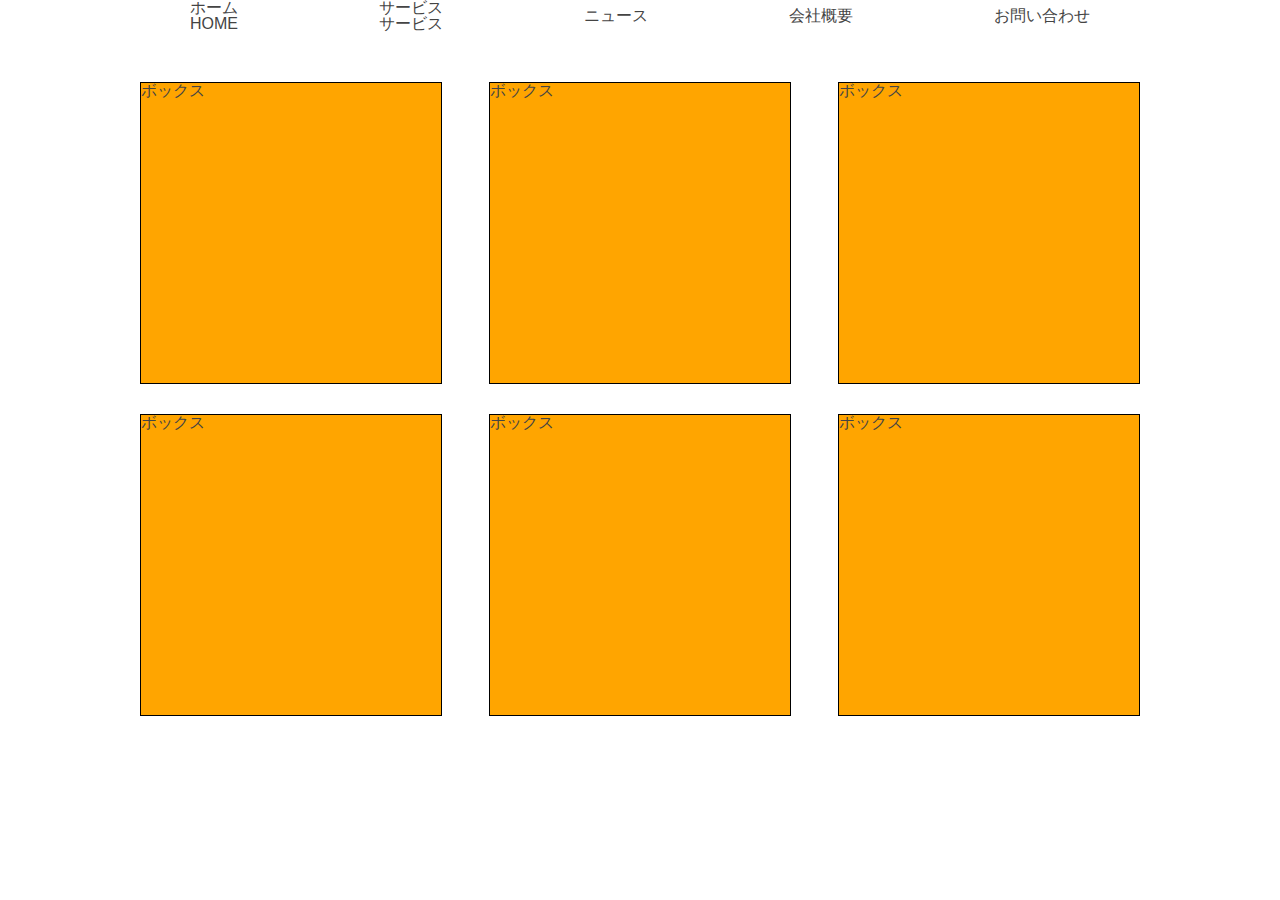
<file: 20231021/index.html>
<!DOCTYPE html>
<html lang="jp">
<head>
    <meta charset="UTF-8">
    <meta name="viewport" content="width=device-width, initial-scale=1.0">
    <title>第2回</title>
    <link rel="stylesheet" href="./css/reset.css">
    <link rel="stylesheet" href="./css/style.css">
</head>
<body>
    <ul class="menu">
        <li>ホーム<br>HOME</li>
        <li>サービス<br>サービス</li>
        <li>ニュース</li>
        <li>会社概要</li>
        <li>お問い合わせ</li>
    </ul>

    <div class="container">
        <div class="box">ボックス</div>
        <div class="box">ボックス</div>
        <div class="box">ボックス</div>
        <div class="box">ボックス</div>
        <div class="box">ボックス</div>
        <div class="box">ボックス</div>
    </div>
    
</body>
</html>
</file>
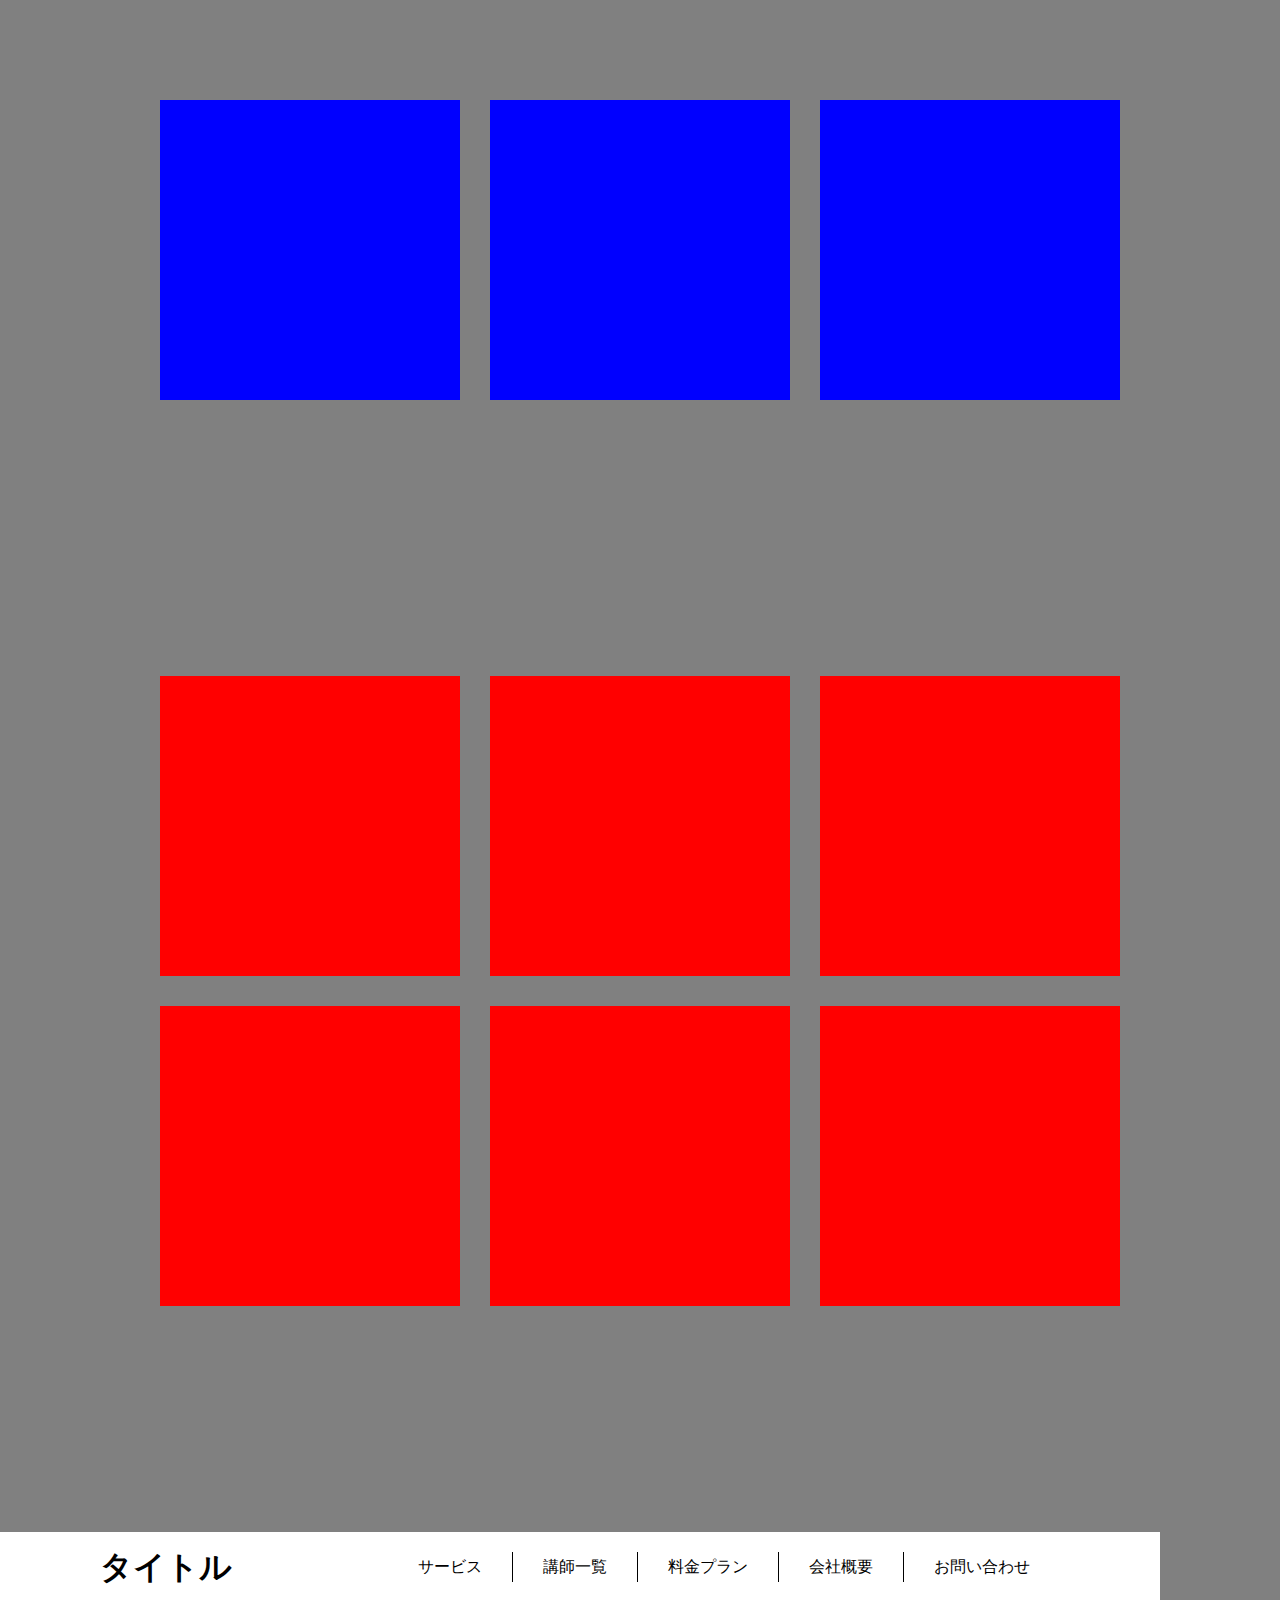
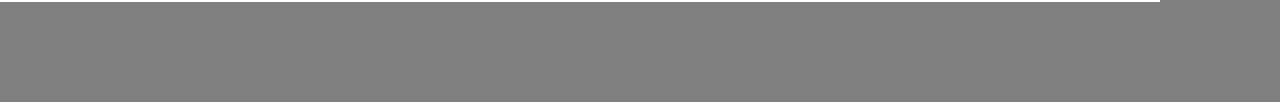
<file: 第2回課題_鶴島/index.html>
<!DOCTYPE html>
<html lang="ja">
<head>
    <meta charset="UTF-8">
    <meta name="viewport" content="width=device-width, initial-scale=1.0">
    <title>2回目課題</title>
    <link rel="stylesheet" href="./css/reset.css">
    <link rel="stylesheet" href="./css/style.css">
</head>
<body> 
  <!-- work1-1 -->

  <div class="container">
    <div class="box"></div>
    <div class="box"></div>
    <div class="box"></div>
  </div>



  <br><br><br><br><br><br><br><br><br><br><br>

  <!-- work1-2 -->

  <div class="container six">
    <div class="box red"></div>
    <div class="box red"></div>
    <div class="box red"></div>
    <div class="box red"></div>
    <div class="box red"></div>
    <div class="box red"></div>
</div>



<br><br><br><br><br><br><br><br><br><br><br>

<!-- work1-3,2-1 -->
    
    <div class="nav">
     <h1>タイトル</h1>
      <ul class="menu">
        <li>サービス</li>
        <li>講師一覧</li>
        <li>料金プラン</li>
        <li>会社概要</li>
        <li>お問い合わせ</li>
      </ul>
    </div>

</body>
</html>
</file>
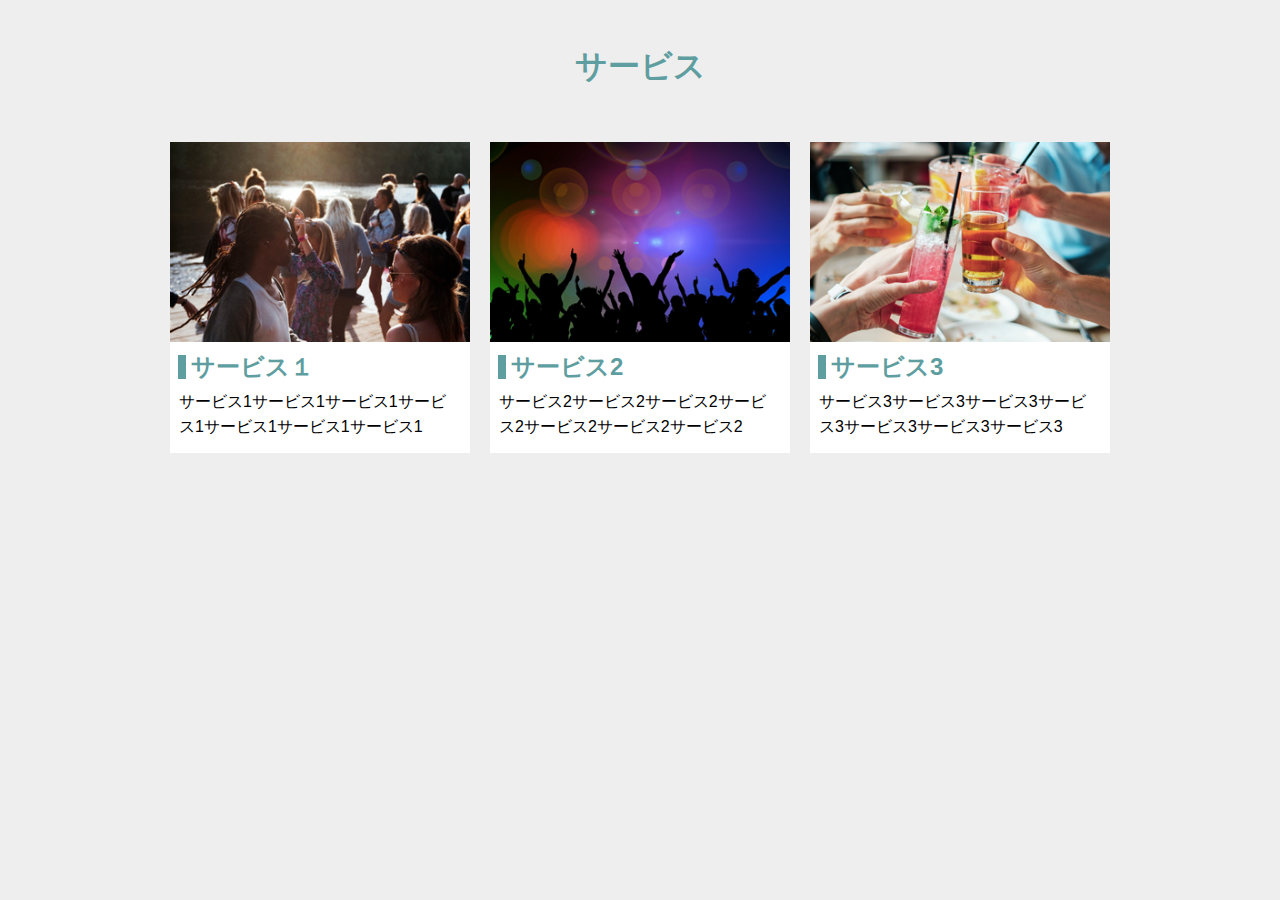
<file: 第3回課題_work2_鶴島/index.html>
<!DOCTYPE html>
<html lang="ja">
<head>
    <meta charset="UTF-8">
    <meta name="viewport" content="width=device-width, initial-scale=1.0">
    <title>第3回課題work2</title>
    <link rel="stylesheet" href="./css/reset.css">
    <link rel="stylesheet" href="./css/style.css">
</head>
<body>
    <h1>サービス</h1>
    <div class="service">
        <div class="box">
           <img src="images/main_1.jpg" alt="歩いている人々">
           <div class="text">
           <h2>サービス１</h2>
           <p>サービス1サービス1サービス1サービス1サービス1サービス1サービス1</p>
        </div>
        </div>

        <div class="box">
           <img src="images/main_2.png" alt="盛り上がっている盛り上がっている人々">
           <div class="text">
           <h2>サービス2</h2>
           <p>サービス2サービス2サービス2サービス2サービス2サービス2サービス2</p>
        </div>
        </div>

        <div class="box">
           <img src="images/main_3.png" alt="乾杯する人々">
           <div class="text">
           <h2>サービス3</h2>
           <p>サービス3サービス3サービス3サービス3サービス3サービス3サービス3</p>
        </div>
        </div>
</div>
</body>
</html>
</file>
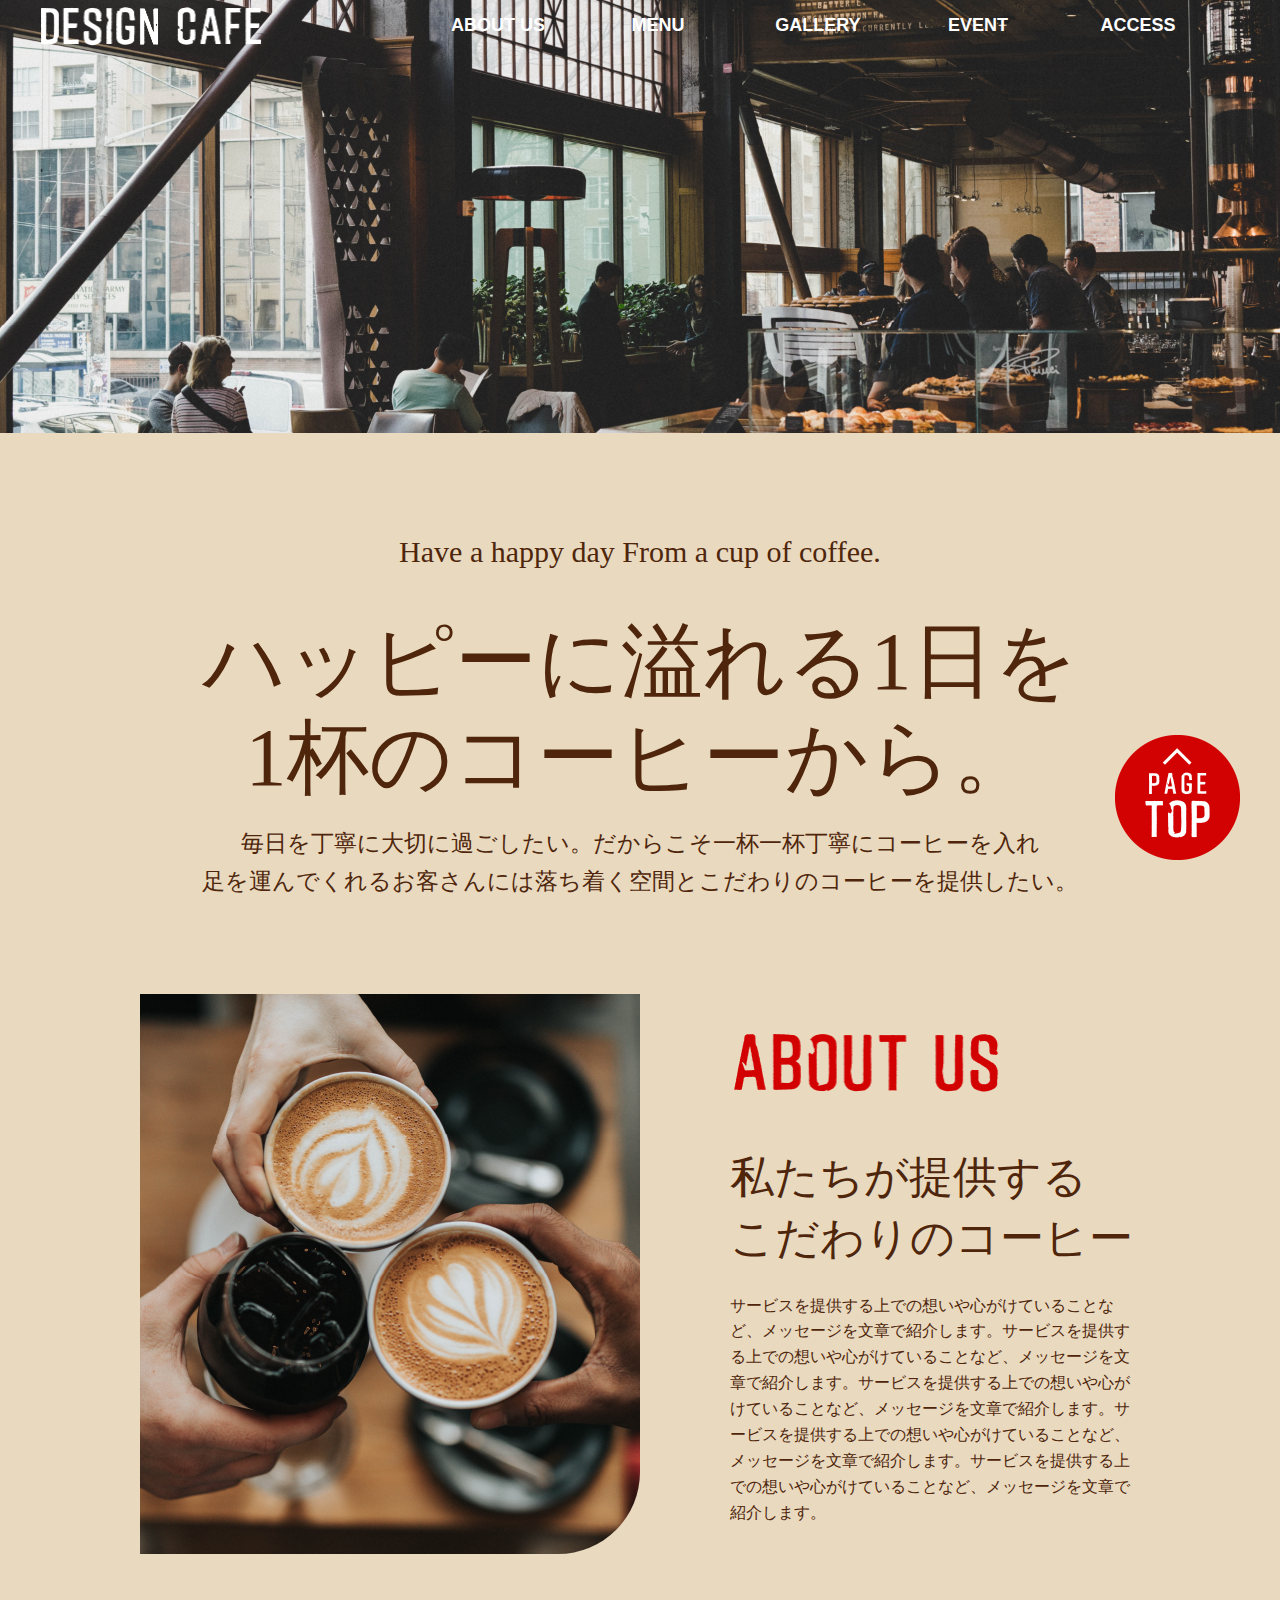
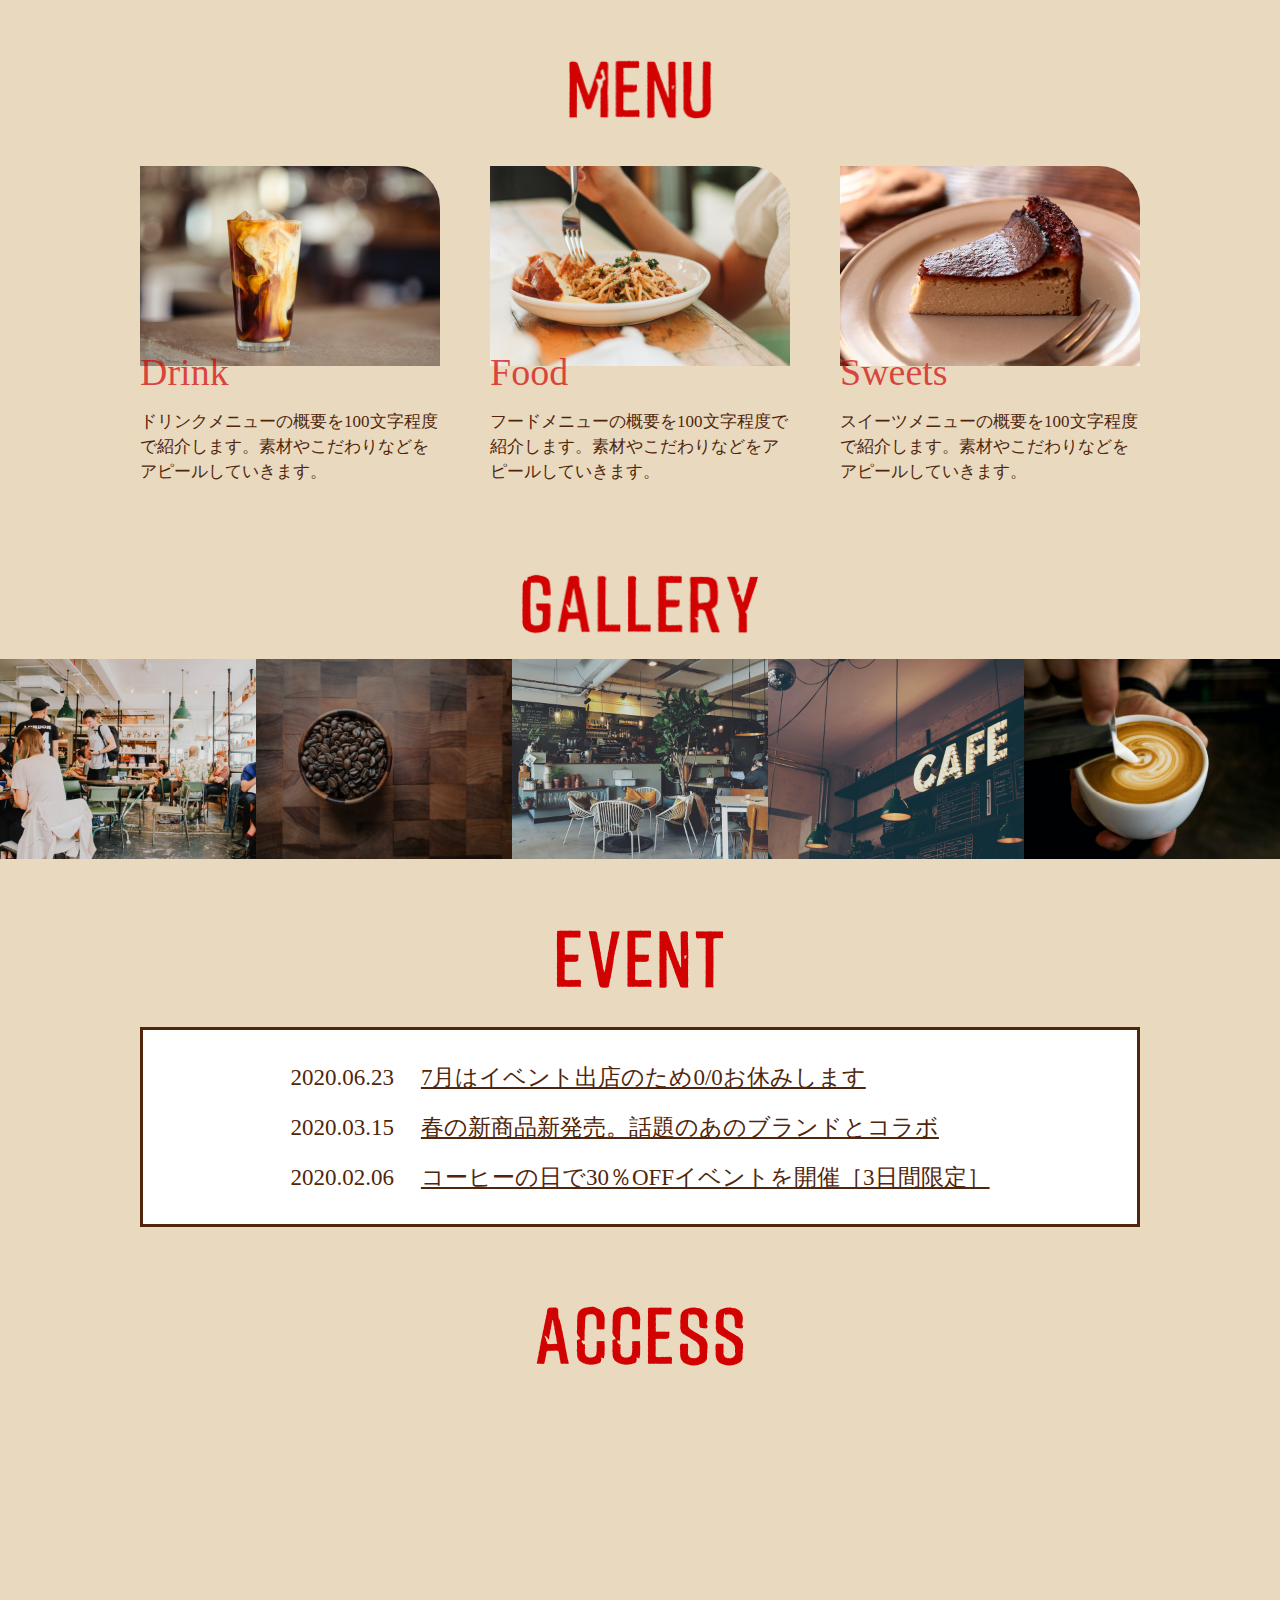
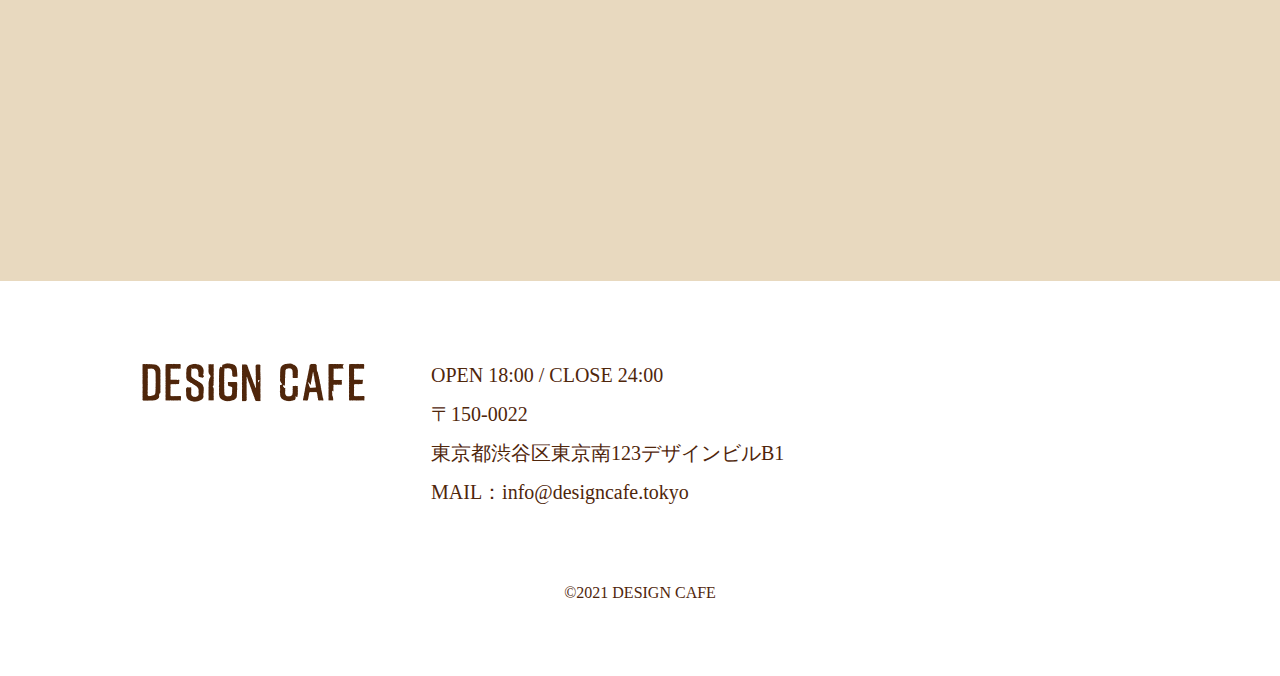
<file: 第4回課題_鶴島/index.html>
<!DOCTYPE html>
<html lang="ja">
<head>
    <meta charset="UTF-8">
    <meta name="viewport" content="width=device-width, initial-scale=1.0">
    <title>Design cafe</title>
    <link rel="stylesheet" href="./css/reset.css">
    <link rel="stylesheet" href="./css/style.css">
    <script src="https://ajax.googleapis.com/ajax/libs/jquery/3.7.1/jquery.min.js"></script>
</head>
<body>
    <header>
        <div class="header_slider">
            <div>
                <picture>
                    <source srcset="./images/sp_main_vs@2x-100.jpg" media="(max-width:767px)" >
                    <img src="./images/pc_first-100.jpg" alt="店内の様子">
                </picture>
            </div>
        </div>
        <div class="header_wrap">
            <h1 class="header_logo">
                <img src="./images/design_cafe_logo_header@2x.png">
            </h1>
            <nav class="pc_nav">
                <ul>
                    <li><a href="index.html#about_us">ABOUT US</a></li>
                    <li><a href="index.html#menu">MENU</a></li>
                    <li><a href="index.html#gallery">GALLERY</a></li>
                    <li><a href="index.html#event">EVENT</a></li>
                    <li><a href="index.html#access">ACCESS</a></li>
                </ul>
            </nav>
            <div class="sp_btn">
                <span></span>
            </div>
            <nav class="sp_nav">
                <ul>
                    <li><a href="index.html#about_us">ABOUT US</a></li>
                    <li><a href="index.html#menu">MENU</a></li>
                    <li><a href="index.html#gallery">GALLERY</a></li>
                    <li><a href="index.html#event">EVENT</a></li>
                    <li><a href="index.html#access">ACCESS</a></li>
                </ul>
            </nav>
        </div>
    </header>

    <main>
        <section id="top">
            <p class="have">Have a happy day From a cup of coffee.</p>
            <p class="happy">ハッピーに溢れる1日を <br>
                1杯のコーヒーから。</p>
            <p class="mainichi">毎日を丁寧に大切に過ごしたい。だからこそ一杯一杯丁寧にコーヒーを入れ <br>
                足を運んでくれるお客さんには落ち着く空間とこだわりのコーヒーを提供したい。</p>
        </section>
        <section id="about_us">   
            <img class="coffee" src="./images/pc_about-100.jpg" alt="コーヒーとカフェラテ">
            <div class="about">
                <h2 class="subtitle_au">
                    <img src="./images/about_us@2x.png" alt="ABOUT_US">
                </h2>
                <p class="watashi">私たちが提供する<br>
                    こだわりのコーヒー
                </p>
                <p class="service">サービスを提供する上での想いや心がけていることなど、メッセージを文章で紹介します。サービスを提供する上での想いや心がけていることなど、メッセージを文章で紹介します。サービスを提供する上での想いや心がけていることなど、メッセージを文章で紹介します。サービスを提供する上での想いや心がけていることなど、メッセージを文章で紹介します。サービスを提供する上での想いや心がけていることなど、メッセージを文章で紹介します。</p>
            </div> 
        </section> 
        <section id="menu">
            <h2 class="subtitle_menu">
                <img src="./images/menu@2x.png" alt="MENU">
            </h2>
            <div class="menu_wrap">
                <div class="menu_block">
                    <img class="menu_photo" src="./images/pc_menu_drink-100.jpg" alt="コーヒー">
                    <p class="category">Drink</p>
                    <p class="menu_text">ドリンクメニューの概要を100文字程度で紹介します。素材やこだわりなどをアピールしていきます。</p>
                </div>
                <div class="menu_block">
                    <img class="menu_photo" src="./images/pc_menu_food-100.jpg" alt="パスタ">
                    <p class="category">Food</p>
                <p class="menu_text">フードメニューの概要を100文字程度で紹介します。素材やこだわりなどをアピールしていきます。</p>
                </div>
                <div class="menu_block">
                    <img class="menu_photo" src="./images/pc_menu_sweets-100.jpg" alt="ケーキ">
                    <p class="category">Sweets</p>
                <p class="menu_text">スイーツメニューの概要を100文字程度で紹介します。素材やこだわりなどをアピールしていきます。</p>
                </div>
            </div>
        </section>
        <section id="gallery">
            <h2 class="subtitle_galley">
                <img src="./images/gallery@2x.png" alt="GALLERY">
            </h2>
            <div class="gallery_photo">
                <img class="line" src="./images/pc_gallary_05-100.jpg" alt="">
                <img class="line" src="./images/pc_gallary_04-100.jpg" alt="">
                <img class="line" src="./images/pc_gallary_03-100.jpg" alt="">
                <img class="line" src="./images/pc_gallary_02-100.jpg" alt="">
                <img class="line" src="./images/pc_gallary_01-100.jpg" alt="">
            </div>
        </section>
        <section id="event">
            <h2 class="subtitle_event">
                <img src="./images/event@2x.png" alt="EVENT">
            </h2>
            <table class="box" cellspacing="25">
                <tr>
                    <td class="event_text">2020.06.23</td>
                    <td class="event_text text_link">7月はイベント出店のため0/0お休みします</td>
                </tr>
                <tr>
                    <td class="event_text">2020.03.15</td>
                    <td class="event_text text_link">春の新商品新発売。話題のあのブランドとコラボ</td>
                </tr>
                <tr>
                     <td class="event_text">2020.02.06</td>
                    <td class="event_text text_link">コーヒーの日で30％OFFイベントを開催［3日間限定］</td>
                    </tr>
            </table>
        </section>
        <section id="access">
            <h2 class="subtitle_access">
                <img src="./images/access@2x.png" alt="">
            </h2>
            <div class="access_map">
                <iframe src="https://www.google.com/maps/embed?pb=!1m18!1m12!1m3!1d3281.4472998770507!2d135.4289535754348!3d34.66865868493203!2m3!1f0!2f0!3f0!3m2!1i1024!2i768!4f13.1!3m3!1m2!1s0x6000e895379b5373%3A0x6d43c49ff6a6fdb5!2z44Ob44Kw44Ov44O844OE5Z-O!5e0!3m2!1sja!2sjp!4v1731423630561!5m2!1sja!2sjp" style="border:0;" allowfullscreen="" loading="lazy" referrerpolicy="no-referrer-when-downgrade"></iframe>
            </div> 
        </section>
    </main>
    <footer>
        <div class="footer_block">
            <h2 class="footer_logo">
                <img src="./images/design_cafe_logo_footer@2x.png" alt="DESIGN CAFE">
            </h2>
            <p class="footer_text">
                OPEN 18:00 / CLOSE 24:00 <br>
                〒150-0022 <br>
                東京都渋谷区東京南123デザインビルB1 <br>
                MAIL：info@designcafe.tokyo
            </p>
        </div>
        <div class="footer_copy">
            <p>&copy;2021 DESIGN CAFE</p>
        </div>
        <a href="#top">
            <img class="return" src="./images/to_top@2x.png" alt="TOPへ戻る">
        </a>
    </footer>
    <script>
        $(function () {
            $('.sp_btn').on('click',function(){
                $('.sp_btn').toggleClass('open');
                $('.sp_nav').fadeToggle();
            })
        })
    </script>
</body>
</html>
</file>
<file: 20231021/css/style.css>
@charset "utf-8";

.menu {
    list-style: none;
    padding: 0;
    margin: o;
    display: flex;
    gap: 30px;
    justify-content: space-between;
    max-width: 900px;
    margin: 0 auto;
    align-items: center;
}

.container {
    max-width: 1000px;
    margin: 50px auto;
    display: flex;
    justify-content: space-between;
    flex-wrap: wrap;
    gap: 30px;
}

.box {
    width: 30%;
    height: 300px;
    background: orange;
    border: 1px solid black;
}

@media screen and (max-width: 767px) 
{
    .container {
        flex-direction: column;
        padding: 0 10px;
    }
    
    .box {
        width: 100%;
    } 
}
</file>
<file: 第2回課題_鶴島/css/style.css>
@charset "UTF-8";


/* work1-1,1-2 */

.container {
    max-width: 960px;
    margin: 50px auto;
    display: flex;
    justify-content: space-between;
    gap: 30px;
}

.box {
    width: 300px;
    height: 300px;
    background: blue;
}

.six {
    flex-wrap: wrap;
}

.red {
    background-color: red;
}




/* work1-3,2-1 */

body {
    background-color: gray;
    margin: 100px 0;
}

.nav {
    display: flex;
    max-width: 960px;
    justify-content: space-between;
    align-items: center;
    height: 70px;
    background: white;
    padding: 0 100px;
}

.menu { 
    display: flex; 
}

li {
    border-right: 1px solid;
    padding-right: 30px;
    padding: 7px 30px;
}

li:last-of-type {
    border-right: none;
}


@media screen and (max-width: 767px) {
    .nav {
        display: block;
        width: 60%;
        height: 100%;
        margin: 5% 20%;
        padding: 3%; 
    }

    .menu {
        display: block;
    }

    .menu li {
        border-right: none;
        border-bottom: 1px solid; 
        padding: 10px;
    }
}
</file>
<file: 第3回課題_work2_鶴島/css/style.css>
@charset "UTF-8";

body{
    max-width: 960px;
    background-color: #eeeeee;
    margin: 0 auto;
}

h1{
    text-align: center;
    color: cadetblue;
    margin: 50px;
}

h2 {
    color: cadetblue;
    border-left: 8px solid;
    padding-left: 5px;
    margin: 3px;
    margin-bottom: 10px;
}

.service {
    display: flex;
    justify-content: space-between;
}

.box {
    background-color: white;
    margin: 10px;
}

p {
    margin: 4px;
    line-height: 25px;
}

.text {
    padding: 10px 5px;
}

img {
    width: 100%;
}


@media screen and (max-width: 400px) {
    .service {
        display: block;
    }
    .box {
        margin: 30px 10px;
    }
    h2 {
        margin-bottom: 15px;
    }
}
</file>
<file: 第4回課題_鶴島/css/style.css>
@charset "UTF-8";

body {
    background-color: #e8d9bf;
}

header {
    position: relative;
}

.header_wrap {
    display: flex;
    align-items: center;
    justify-content: space-between;
    padding: 0 7% 0 3%;
    position: absolute;
    top: 0;
    left: 0;
    width: 100%;
    box-sizing: border-box;
}

.header_logo {
    width: 226px;
}

.pc_nav ul{
    display: flex;
    gap: 55px;
}

.pc_nav ul li {
    color: #fff;
    font-size: 18px;
    font-family: "游ゴシック体", YuGothic, "游ゴシック", "Yu Gothic", "メイリオ",
    "Hiragino Kaku Gothic ProN", "Hiragino Sans", sans-serif;
    font-weight: bold;
    width: 105px;
    text-align: center;
}

a:hover {
    color: gray;
}

#top {
    max-width: 1000px;
    margin: 0 auto;
    padding-right: 10px;
    padding-left: 10px;
    text-align: center;
}

.have {
    font-size: 30px;
    margin-top: 104px;
    margin-bottom: 47px;
}

.happy {
    font-size: 82px;
    line-height: 1.17;
}

.mainichi {
    font-size: 23px;
    line-height: 1.65;
    margin-top: 19px;
    margin-bottom: 93px;
}

#about_us {
    max-width: 1000px;
    margin: 0 auto;
    padding-right: 10px;
    padding-left: 10px;
    display: flex;
    align-items: center;
    justify-content: space-between;
}

.coffee {
    height: 30%;
    width: 50%;
    border-bottom-right-radius: 82px;
}

.about {
    width: 41%;
}

.subtitle_au {
   align-items: center;
    width: 272px;
}

.watashi {
    font-size: 44px;
    line-height: 1.38;
    margin-top: 48px;
    margin-bottom: 23px;
}

.service {
    line-height: 1.62;
}

#menu {
    max-width: 1000px;
    margin: 0 auto;
    padding-right: 10px;
    padding-left: 10px;
}

.subtitle_menu {
    align-items: center;
    width: 151px;
    margin: 95px auto 39px auto;
    margin-bottom: 39px;
}

.menu_wrap {
    display: flex;
    align-items: center;
    justify-content: space-between;
    gap: 2%;
    position: relative;
}

.menu_photo {
    width: 156%;
    border-top-right-radius: 41px;
}

.category {
    font-size: 38px;
    color: rgba(211, 2, 2, 0.7);
    position: absolute;
    top: 187px;
}

.menu_text {
    font-size: 17px;
    line-height: 1.47;
    width: 300px;
    height: 116px;
    margin-top: 44px;
}

.subtitle_galley {
    align-items: center;
    width: 245px;
    margin: 38px auto 17px auto;
}

.gallery_photo {
    display: flex
}

.line {
    width: 20%;
    box-sizing: border-box;
}

#event {
    max-width: 1000px;
    margin: 0 auto;
    padding-right: 10px;
    padding-left: 10px;
}

.subtitle_event {
    align-items: center;
    width: 174px;
    margin: 59px auto 30px auto;
}

.box {
    width: 100%;
    height: 200px;
    border: 3px solid #4f260b;
    background-color: #fff;
    display: flex;
    align-items: center;
    justify-content: center;
}

.event_text {
    font-size: 23px;
}

.text_link {
    text-decoration: underline;
}

.subtitle_access {
    align-items: center;
    width: 214px;
    margin: 68px auto 37px auto;
}

iframe {
    display: block;
    width: 100%;
    height: 470px;
    margin: 0%;
}

footer {
    background-color: #fff;
}

.footer_block {
    display: flex;
    max-width: 1000px;
    margin: 0 auto;
    padding-right: 10px;
    padding-left: 10px;
}

.footer_logo {
    width: 227px;
    margin-top: 75px;
}

.footer_text {
    font-size: 20px;
    line-height: 1.95;
    margin-top: 75px;
    margin-left: 64px;
    margin-bottom: 73px;
}

.footer_copy {
    text-align: center;
    padding-bottom: 75px;
}

.return {
    position: fixed;
    width: 125px;
    height: 125px;
    right: 40px;
    bottom: 40px;
}


/* スマホ版メニュー */

.sp_nav,
.sp_btn {
    display: none;
}

@media screen and (max-width: 1100px) {
    .pc_nav {
        display: none;
    }

    .sp_btn {
        display: block;
        height: 23px;
        cursor: pointer;
        /* 位置の調整 */
        position: absolute;
        top: 21px;
        right: 25px;
        /* 重なり具合 */
        z-index: 2;
    }

    .sp_btn span {
        display: block;
        width: 33px;
        height: 3px;
        background: #fff;
        border-radius: 2px;
        /* 位置の調整 */
        position: relative;
        top: 10px;
        transition: 0.3s;
    }
    .sp_btn span::before,
    .sp_btn span::after {
        content: "";
        display: block;
        width: 33px;
        height: 3px;
        background: #fff;
        border-radius: 2px;
        /* 位置の調整 */
        position: absolute;
        transition: 0.3s;
    }

    .sp_btn span::before {
        bottom: 10px;
    }
    .sp_btn span::after {
        top: 10px;
    }

    /* ばつ印 */

    .sp_btn.open span {
        background: transparent;
    }

    .sp_btn.open span::before {
        bottom: 0;
        transform: rotate(45deg);
    }
    .sp_btn.open span::after {
        top: 0;
        transform: rotate(135deg);
    }

    /* メニューの見た目 */

    .sp_nav {
        position: absolute;
        top: 0;
        left: 0;
        width: 100%;
        height: 100vh;
        background: rgba(0,0,0,0.8);
        /* 重なり具合 */
        z-index: 1;
    }
    .sp_nav ul {
        display: flex;
        flex-direction: column;
        align-items: center;
        justify-content: center;
        height: 100%;
        gap: 40px;
    }
    
    .sp_nav ul li {
        color: #fff;
        font-size: 18px;
        font-family: "游ゴシック体", YuGothic, "游ゴシック", "Yu Gothic", "メイリオ",
    "Hiragino Kaku Gothic ProN", "Hiragino Sans", sans-serif;
    }


}

/* 
a {
    transition: 0.3s;
} */

/* a:hover {
    opacity: 0.5;
} */
</file>
